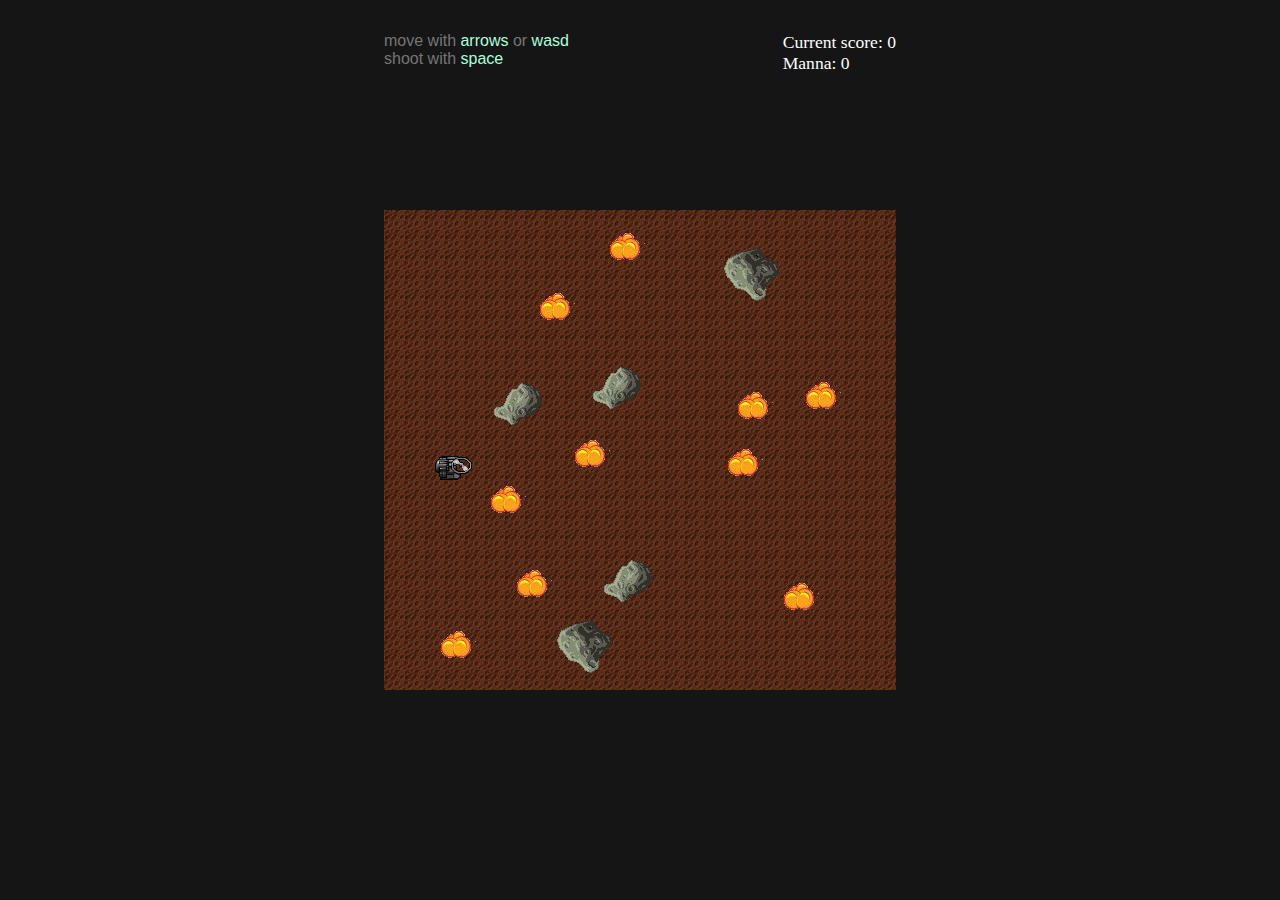
<file: SpaceAssault/index.html>
<!DOCTYPE html>
<html>

<head>
  <meta charset="utf-8">

  <title></title>
  <meta name="description" content="">
  <meta name="viewport" content="width=device-width">

  <link rel="stylesheet" href="css/app.css">
</head>

<body>
  <div id="game-over-overlay">
  </div>

  <div id="game-over">
    <h1>GAME OVER</h1>
    <button id="play-again">Play Again</button>
  </div>

  <div class="wrapper">
    <div id="instructions">
      <div>
        move with <span class="key">arrows</span> or <span class="key">wasd</span>
      </div>
      <div>
        shoot with <span class="key">space</span>
      </div>
    </div>

    <div class="scoreWrapper">
      <div class="scorebox">
        <span>Current score: </span>
        <div id="score"></div>
      </div>
      <div class=mannaBox>
        <span>Manna: </span>
        <div id="scoreManna"></div>
      </div>
    </div>
  </div>

  <script type="text/javascript" src="js/resources.js"></script>
  <script type="text/javascript" src="js/input.js"></script>
  <script type="text/javascript" src="js/sprite.js"></script>
  <script type="text/javascript" src="js/app.js"></script>
</body>

</html>
</file>
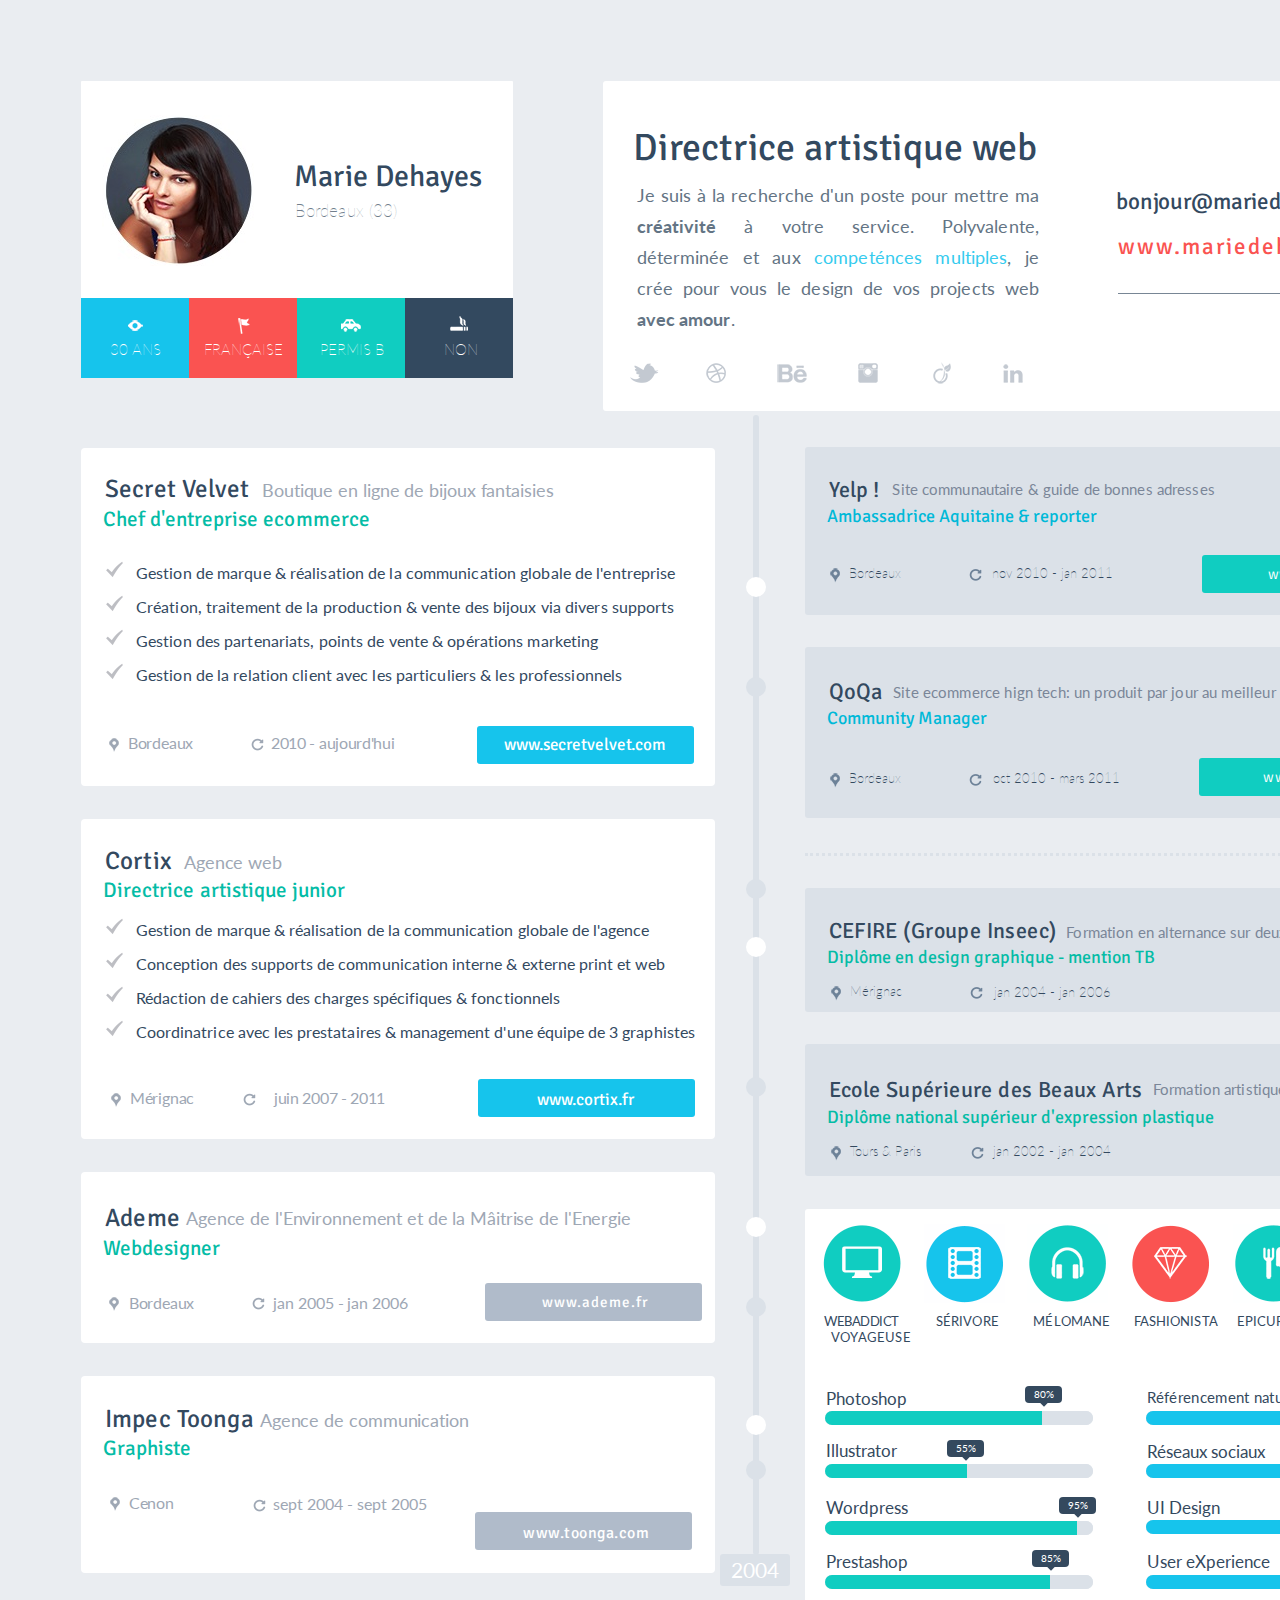
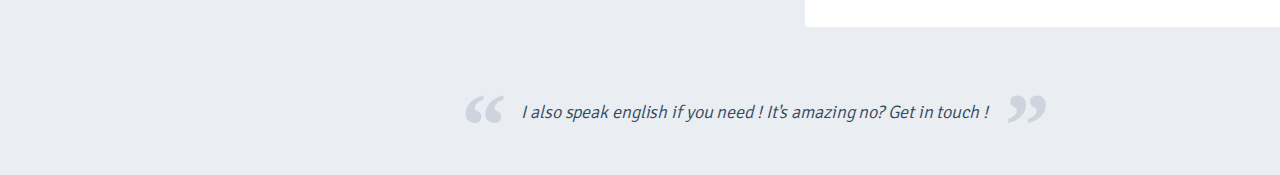
<file: Hello/Hello.html>
<!DOCTYPE html>
<html lang="en">

<head>
    <meta charset="UTF-8">
    <meta name="viewport" content="width=device-width, initial-scale=1.0">
    <meta http-equiv="X-UA-Compatible" content="ie=edge">
    <title>Hello</title>
    <link rel="stylesheet" href="css/main.css">
    <link href="https://fonts.googleapis.com/css?family=Lato|Signika|Signika+Negative" rel="stylesheet">
</head>

<body>
    <div class="wrapper">
        <div class="header clearfix">
            <div class="person">
                <div class="photo">
                    <img src="icons/Photo.png"></img>
                </div>
                <div class="author_info">
                    <div class="name">
                        <span>Marie Dehayes</span>
                    </div>
                    <div class="city">
                        <span>Bordeaux (33)</span>
                    </div>
                </div>
                <div class="personal_info">
                    <div class="age main_blocks">
                        <img class="icon1" src="icons/menu-age.png"></img>
                        <span class="span1">30 ANS</span>
                    </div>
                    <div class="nationality main_blocks">
                        <img class="icon2" src="icons/menu-flag.png"></img>
                        <span class="span2">FRANÇAISE</span>
                    </div>
                    <div class="car_license main_blocks">
                        <img class="icon3" src="icons/menu-car.png"></img>
                        <span class="span3">PERMIS B</span>
                    </div>
                    <div class="smoking main_blocks">
                        <img class="icon4" src="icons/menu-smoke.png"></img>
                        <span class="span4">NON</span>
                    </div>
                </div>
            </div>
            <div class="resume">
                <div class="column_layout">
                    <h1>Directrice artistique web</h1>
                    <div class="overall">
                        <p>Je suis à la recherche d'un poste pour mettre ma <b>créativité</b> à votre service.
                            Polyvalente, déterminée et aux <span class="text-blue">competénces multiples</span>, je
                            crée pour vous le design de vos projects web <b>avec amour</b>.</p>
                        <div class="social_media">
                            <div>
                                <img class="s_icon1" src="icons/social-icon-1.png"><img>
                            </div>
                            <div>
                                <img class="s_icon2" src="icons/social-icon-2.png"></img>
                            </div>
                            <div>
                                <img class="s_icon3" src="icons/social-icon-3.png"></img>
                            </div>
                            <div>
                                <img class="s_icon4" src="icons/social-icon-4.png"></img>
                            </div>
                            <div>
                                <img class="s_icon5" src="icons/social-icon-5.png"></img>
                            </div>
                            <div>
                                <img class="s_icon6" src="icons/social-icon-6.png"></img>
                            </div>
                        </div>
                    </div>
                </div>
                <div class="contacts">
                    <div class="email">
                        <p>bonjour@mariedehayes.com</p>
                    </div>
                    <div class="web_site">
                        <p>www.mariedehayes.com</p>
                    </div>
                </div>
            </div>

        </div>
        <div class="left_column_layout clearfix">
            <div class="secret_velvet left_block">
                <h2>Secret Velvet</h2>
                <span class="work_place">Boutique en ligne de bijoux fantaisies</span>
                <h3>Chef d'entreprise ecommerce</h3>
                <ul>
                    <li>Gestion de marque & réalisation de la communication globale de l'entreprise</li>
                    <li>Création, traitement de la production & vente des bijoux via divers supports</li>
                    <li>Gestion des partenariats, points de vente & opérations marketing</li>
                    <li>Gestion de la relation client avec les particuliers & les professionnels</li>
                </ul>
                <div class="post_info">
                    <div class="place">
                        <img src="icons/geo-on-white.png"></img>
                        <span>Bordeaux</span>
                    </div>
                    <div class="time_period">
                        <img src="icons/refresh-on-white.png"></img>
                        <span>2010 - aujourd'hui</span>
                    </div>
                    <input class="button-blue" type="button" value="www.secretvelvet.com">
                </div>
            </div>
            <div class="cortix left_block">
                <h2>Cortix</h2>
                <span class="work_place">Agence web</span>
                <h3>Directrice artistique junior</h3>
                <ul>
                    <li>Gestion de marque & réalisation de la communication globale de l'agence</li>
                    <li>Conception des supports de communication interne & externe print et web</li>
                    <li>Rédaction de cahiers des charges spécifiques & fonctionnels</li>
                    <li>Coordinatrice avec les prestataires & management d'une équipe de 3 graphistes</li>
                </ul>
                <div class="post_info">
                    <div class="place">
                        <img src="icons/geo-on-white.png"></img>
                        <span>Mérignac</span>
                    </div>
                    <div class="time_period">
                        <img src="icons/refresh-on-white.png"></img>
                        <span>juin 2007 - 2011</span>

                    </div>
                    <input class="button-blue" type="button" value="www.cortix.fr">
                </div>
            </div>
            <div class="ademe left_block">
                <h2>Ademe</h2>
                <span class="work_place">Agence de l'Environnement et de la Mâitrise de l'Energie</span>
                <h3>Webdesigner</h3>
                <div class="post_info">
                    <div class="place">
                        <img src="icons/geo-on-white.png"></img>
                        <span>Bordeaux</span>
                    </div>
                    <div class="time_period">
                        <img src="icons/refresh-on-white.png"></img>
                        <span>jan 2005 - jan 2006</span>
                    </div>
                    <input class="button-grey" type="button" value="www.ademe.fr">
                </div>
            </div>
            <div class="impec left_block">
                <h2>Impec Toonga</h2>
                <span class="work_place">Agence de communication</span>
                <h3>Graphiste</h3>
                <div class="post_info">
                    <div class="place">
                        <img src="icons/geo-on-white.png"></img>
                        <span>Cenon</span>
                    </div>
                    <div class="time_period">
                        <img src="icons/refresh-on-white.png"></img>
                        <span>sept 2004 - sept 2005</span>
                    </div>
                    <input class="button-grey" type="button" value="www.toonga.com">
                </div>
            </div>
        </div>
        <div class="right_column_layout clearfix">
            <div class="web_work">
                <div class="yelp right_block">
                    <h2>Yelp !</h2>
                    <span class="description">Site communautaire & guide de bonnes adresses</span>
                    <h3>Ambassadrice Aquitaine & reporter</h3>
                    <div class="post_info">
                        <div class="place">
                            <img src="icons/geo-on-grey.png"></img>
                            <span>Bordeaux</span>
                        </div>
                        <div class="time_period">
                            <img src="icons/refresh-on-grey.png"></img>
                            <span>nov 2010 - jan 2011</span>
                        </div>
                        <input class="button-green" type="button" value="www.yelp.fr">
                    </div>
                </div>
                <div class="qoqa right_block">
                    <h2>QoQa</h2>
                    <span class="description">Site ecommerce hign tech: un produit par jour au meilleur prix !</span>
                    <h3>Community Manager</h3>
                    <div class="post_info">
                        <div class="place">
                            <img src="icons/geo-on-grey.png"></img>
                            <span>Bordeaux</span>
                        </div>
                        <div class="time_period">
                            <img src="icons/refresh-on-grey.png"></img>
                            <span>oct 2010 - mars 2011</span>
                        </div>
                        <input class="button-green" type="button" value="www.qoqa.fr">
                    </div>
                </div>
            </div>
            <div class="diploma">
                <div class="cefire right_block">
                    <h2>CEFIRE <span>(Groupe Inseec)</span></h2>
                    <span class="description">Formation en alternance sur deux années</span>
                    <h3>Diplôme en design graphique - mention TB</h3>
                    <div class="post_info">
                        <div class="place">
                            <img src="icons/geo-on-grey.png"></img>
                            <span>Mérignac</span>
                        </div>
                        <div class="time_period">
                            <img src="icons/refresh-on-grey.png"></img>
                            <span>jan 2004 - jan 2006</span>
                        </div>
                        <div class="marks">
                                <img  class="inner" src="icons/full-stars.png"></img>
                                <img  class="outer" src="icons/full-stars.png"></img>
                        </div>
                    </div>
                </div>
                <div class="school right_block">
                    <h2>Ecole Supérieure des Beaux Arts</h2>
                    <span class="description">Formation artistique</span>
                    <h3>Diplôme national supérieur d'expression plastique</h3>
                    <div class="post_info">
                        <div class="place">
                            <img src="icons/geo-on-grey.png"></img>
                            <span>Tours & Paris</span>
                        </div>
                        <div class="time_period">
                            <img src="icons/refresh-on-grey.png"></img>
                            <span>jan 2002 - jan 2004</span>
                        </div>
                        <div class="marks">
                            <img src="icons/full-stars.png"></img>
                            <img src="icons/empty-stars.png"></img>
                        </div>
                    </div>
                </div>
            </div>
            <div class="about clearfix">
                <div class="interests">
                    <div class="round_icon">
                        <img src="icons/icon-about1.png"></img>
                    </div>
                    <div class="round_icon">
                        <img src="icons/icon-about2.png"></img>

                    </div>
                    <div class="round_icon">
                        <img src="icons/icon-about3.png"></img>

                    </div>
                    <div class="round_icon">
                        <img src="icons/icon-about4.png"></img>

                    </div>
                    <div class="round_icon">
                        <img src="icons/icon-about5.png"></img>

                    </div>
                    <div class="round_icon">
                        <img src="icons/icon-about6.png"></img>
                    </div>
                </div>
                <div class="round_icon_tag">
                    <span class="icon_tag">WEBADDICT</span>
                    <span class="icon_tag">SÉRIVORE</span>
                    <span class="icon_tag">MÉLOMANE</span>
                    <span class="icon_tag">FASHIONISTA</span>
                    <span class="icon_tag">EPICURIENNE</span>
                    <span class="icon_tag">VOYAGEUSE</span>
                </div>

                <div class="skills">
                    <div class="column_1">
                        <span>Photoshop</span>
                        <div class="label col1_1">
                            <span class="txt">80%</span>
                            <span class="cube"></span>
                        </div>
                        <progress class="p_bar1" value="81" max="100"></progress>
                        <span>Illustrator</span>
                        <div class="label col1_2">
                            <span class="txt">55%</span>
                            <span class="cube"></span>
                        </div>
                        <progress class="p_bar2" value="53" max="100"></progress>
                        <span>Wordpress</span>
                        <div class="label col1_3">
                            <span class="txt">95%</span>
                            <span class="cube"></span>
                        </div>
                        <progress class="p_bar3" value="94" max="100"></progress>
                        <span>Prestashop</span>
                        <div class="label col1_4">
                            <span class="txt">85%</span>
                            <span class="cube"></span>
                        </div>
                        <progress class="p_bar4" value="84" max="100"></progress>
                    </div>
                    <div class="column_2">
                        <span class="small">Référencement naturel</span>
                        <div class="label col2_1">
                            <span class="txt">60%</span>
                            <span class="cube"></span>
                        </div>
                        <progress class="p_bar5" value="71" max="100"></progress>
                        <span>Réseaux sociaux</span>
                        <div class="label col2_2">
                            <span class="txt">75%</span>
                            <span class="cube"></span>
                        </div>
                        <progress class="p_bar6" value="77" max="100"></progress>
                        <span>UI Design</span>
                        <div class="label col2_3">
                            <span class="txt">55%</span>
                            <span class="cube"></span>
                        </div>
                        <progress class="p_bar7" value="59" max="100"></progress>
                        <span>User eXperience</span>
                        <div class="label col2_4">
                            <span class="txt">60%</span>
                            <span class="cube"></span>
                        </div>
                        <progress class="p_bar8" value="71" max="100"></progress>
                    </div>
                </div>
            </div>
        </div>
        <div class="separator">
            <div class="line"></div>
            <div class="white circle item1"></div>
            <div class="grey circle item2"></div>
            <div class="grey circle item3"></div>
            <div class="white circle item4"></div>
            <div class="grey circle item5"></div>
            <div class="white circle item6"></div>
            <div class="grey circle item7"></div>
            <div class="white circle item8"></div>
            <div class="grey circle item9"></div>
            <div class="date">2004</div>
        </div>
        <div class="footer">
            <div class="container">
                <span>&#8220;</span>
                <span class="text">I also speak english if you need ! It's amazing no? Get in touch !</span>
                <span>&#8221;</span>
            </div>
        </div>
    </div>
</body>

</html>
</file>
<file: SpaceAssault/css/app.css>
html, body {
    margin: 0;
    padding: 0;
    background-color: #151515;
}

canvas {
    display: block;
    margin: auto;

    position: absolute;
    top: 0;
    bottom: 0;
    left: 0;
    right: 0;
}

.wrapper {
    width: 512px;
    margin: 0 auto;
    margin-top: 2em;
}

#instructions {
    float: left;
    font-family: sans-serif;
    color: #757575;
}

.scoreWrapper {
    float: right;
    color: white;
    font-size: 1.1em;
}
#score,
#scoreManna
{
    display: inline;
}

.key {
    color: #aaffdd;
}

#game-over, #game-over-overlay {
    margin: auto;
    width: 512px;
    height: 480px;
    position: absolute;
    top: 0;
    left: 0;
    right: 0;
    bottom: 0;
    z-index: 1;
    display: none;
}

#game-over-overlay {
    background-color: black;
    opacity: .5;
}

#game-over {
    height: 200px;
    text-align: center;
    color: white;
}

#game-over h1 {
    font-size: 3em;
    font-family: sans-serif;
}

#game-over button {
    font-size: 1.5em;
}
</file>
<file: Hello/css/main.css>
body
{
    margin:0;
    width: 1511px;
    background-color: #EAEDF1;
}

.wrapper
{
    margin: 81px 81px 0px 81px;
}

.clearfix::after
{
    content: "";
    display: table;
    clear: both;
}
.header .person
{
    background-color:#FFFFFF;
    width: 432px;
    border-radius: 1px;
    height:295px;
    float: left;
}

  
.header .person .photo
{
    background-color: #FFFFFF;
    margin: 34px 20px 20px 21px;
    float:left;
}

.header .person .author_info
{
    float:left;
    margin-top: 77px;
    margin-left: 20px;
}

.header .person .author_info .name
{
    color: #33495F;
    font-family: 'Signika', sans-serif;
    font-size: 30px;
}

.header .person .author_info .city
{
  color: #727F8D;
  font-family: 'Lato', sans-serif;
  font-size: 17px;
  margin-top: 5px;
  margin-left: 1px;
 font-weight: 100;
 letter-spacing: 0.1px;
}
.header .person .personal_info
{
   width: 100%;
   display: inline-block;
  height: 80px;
  padding-top:8px;
}

.header .person .personal_info .main_blocks
{
  width: 108px;
  height: 100%;
  display: inline-block;
  color: #FFFFFF;
  position: relative;
  font-family: 'Lato', sans-serif;
  font-size: 14.5px;
}
.header .person .personal_info span
{
  position: relative;
  display: inline-block;
  font-weight: 100;
}

.header .person .personal_info img
{
  display: inline-block;
  position: relative;
  top: 18px;
  left: 0px;
}


.header .person .personal_info .age
{
    background-color: #16C4EC;
}

.header .person .personal_info .age .icon1
{
    margin-left: 44px;
}
.header .person .personal_info .age .span1
{
    top: 20px;
    left: 29px;
}

.header .person .personal_info .nationality
{
    background-color: #FA5351;
    margin-left: -4px;   
}

.header .person .personal_info .nationality .icon2
{
    margin-left: 44px;
}
.header .person .personal_info .nationality .span2
{
    top: 20px;
    left: 15px;
}

.header .person .personal_info .car_license
{
    background-color: #10CDC1;
    margin-left: -4px;
}
.header .person .personal_info .car_license .icon3
{
    margin-left: 44px;
}
.header .person .personal_info .car_license .span3
{
    top: 20px;
    left: 23px;
}

.header .person .personal_info .smoking
{
    background-color: #33495F;
    margin-left: -4px;
}

.header .person .personal_info .smoking .icon4
{
    margin-left: 44px;
    margin-right: 35px;
}
.header .person .personal_info .smoking .span4
{
    top: 20px;
    left: 39px;
}

.header
{
    display: inline-block;
}


.header .resume
{
    width:795px;
    float:right;
    background-color: white;
    margin-left: 90px;
    padding: 18px 0px 0px 30px;
    border-radius: 3px;
}

.header .resume .column_layout
{
   width:410px;
}

.header .resume .column_layout h1
{
    color: #33495F;
    font-family: 'Signika', sans-serif;
    font-style: normal;
    font-weight: normal;
    font-size: 38px;
    letter-spacing: 0.25px;
    margin-bottom: -9px;
}

.header .resume .column_layout .overall
{
    color: #637484;
    float:left;
    font-family: 'Lato', sans-serif;
    font-style: normal;
    font-weight: normal;
    font-size: 17.5px;
    text-align: justify;
    line-height: 31px;
    padding-left: 3.5px;
    padding-right: 4px;
    letter-spacing: 0.1px;
}

.header .resume .column_layout .overall .text-blue
{
    color:#36CBEE;
}

.header .resume .column_layout .overall .social_media
{
    clear:both;
    height: 30px;
    margin: 22px 0px 24px -8px;
}

.header .resume .column_layout .overall .social_media img
{
    float: left;
}

.header .resume .column_layout .overall .social_media .s_icon2
{ 
    margin-left: 42px;
}

.header .resume .column_layout .overall .social_media .s_icon3
{
    margin-left: 46px;
}

.header .resume .column_layout .overall .social_media .s_icon4
{
    margin-left: 46px;
}
.header .resume .column_layout .overall .social_media .s_icon5
{
    margin-left: 43px;
}
.header .resume .column_layout .overall .social_media .s_icon6
{
    margin-left: 42px;
}

.header .resume .contacts 
{
    float:right;
    margin-right: 35px;
    width: 275px;
    padding-bottom: 9px;
    border-bottom: 1px solid #788695;
}

.header .resume .contacts p
{
  font-family: 'Signika', sans-serif;
  font-style: normal;
  font-weight: normal;
}

.header .resume .contacts .email
{
  color: #33495F;
  font-size: 23px;
  padding-top: 2px;
  margin-left: -2.25px;
  letter-spacing: -0.07px;
}

.header .resume .contacts .web_site
{
   color:#FA5351;
   font-size: 23px;
    margin-top: -7px;
    margin-left: -0.5px;
    letter-spacing: 2px;
}


.left_column_layout
{
    width:654px;
    display:inline-block;
}
.left_column_layout .left_block
{
    background-color: white;
    color: #33495F;
    border-radius: 4px;
    margin:33px 20px 15px 0px;
    padding-top: 25px;
}

.left_column_layout h2
{
  font-family: 'Signika', sans-serif;
  font-style: normal;
  font-weight: normal;
  color: #33495F;
  margin-left: 24px;
  font-size: 25px;
  display: inline;
  letter-spacing: 0.15px;
}

.left_column_layout .left_block .work_place
{
  font-family: 'Lato', sans-serif;
  font-style: normal;
  font-weight: normal;
  color: #9EA7B4;
  margin-left: 9px;
  font-size: 18px;
  display: inline;
  letter-spacing: -0.085px;
}

.left_column_layout h3
{
  color: #04BCA6;
  font-family: 'Signika', sans-serif;
  font-style: normal;
  font-weight: normal;
  font-size: 21px;
  display: block;
  letter-spacing: 0.025px;
  margin: 0px 0px 0px 22px;
  position: relative;
  top: 2px;
}

.left_column_layout .left_block ul
{
  font-family: 'Lato', sans-serif;
  list-style-image: url('../icons/marker-on-white.png');
  font-size: 16px;
  letter-spacing: 0.1px;
  margin: 29px 10px 0px 10px;
  vertical-align: middle;
  
}

.left_column_layout .left_block ul li
{
    height: 34px;
    padding-left: 5px;
    text-align: justify;
}


.left_column_layout .left_block .post_info
{
    color: #9EA7B4;
    font-family: 'Lato', sans-serif;
    display: inline-block;
    font-size: 16px;
    margin: 31px 0px 18px 23px;
    letter-spacing: -0.2px;
}

.left_column_layout .left_block .post_info .place
{
    float: left;
    padding-top: 7px;
}

.left_column_layout .left_block .post_info .time_period
{
    float: left;
    padding: 7px 0px 0px 54px;
    letter-spacing: -0.3px;
}

.left_column_layout .left_block .post_info .button-blue
{
    background-color: #16C4EC;
    border:0px;
    border-radius: 3px;
    color:white;
    float: right;
    font-family: 'Signika', sans-serif;
    font-size: 17px;
    height: 38px;
    letter-spacing: -0.1px;
    margin: 0px 0px 0px 82px;
    width: 217px;
}

.left_column_layout .left_block .post_info img
{
    vertical-align: middle;
}

.left_column_layout .cortix h2
{
    position: relative;
    top: 1px;    
}
.left_column_layout .cortix .work_place
{
    position: relative;
    top:1px;
    margin-left: 8px;
}

.left_column_layout .cortix h3
{
    margin: 0px 0px 33px 22px;
    letter-spacing: 0.05px;
}

.left_column_layout  .cortix ul
{
    margin: -18px 10px 0px 10px;
    letter-spacing: 0px;
}

.left_column_layout  .cortix ul li
{
    letter-spacing: 0.05px;
}

.left_column_layout .cortix .post_info
{
    margin-top: 29px;
    padding-left: 2px;
}

.left_column_layout .cortix .post_info .time_period
{
    padding-left: 45px;
}

.left_column_layout .cortix .post_info .time_period span
{
    padding-left: 11px;
}

.left_column_layout .cortix .post_info .button-blue
{
    margin: -2px 0px 0px 93px;
    letter-spacing: 0px;
    padding-top: 4px;
    padding-right: 8px;
}
.left_column_layout .ademe h2
{
    font-size: 25px;
    letter-spacing: 0.2px;
    position: relative;
    top: 5px;
}

.left_column_layout .ademe .work_place
{
    margin-left: 2px;
    letter-spacing: -0.11px;
    position: relative;
    top: 4px;
}
.left_column_layout .ademe h3
{
    padding-top: 5px;
}

.left_column_layout .ademe .post_info
{
    position: relative;
    top: -4px;
    margin-bottom: 14px;
    font-size: 15.5px;
    padding-top: 1px;
}

.left_column_layout .ademe .post_info img
{
    position: relative;
    top:-1px;
}

.left_column_layout .left_block .button-grey
{
    background-color: #B0BBCA;
    border: 0px;
    border-radius: 3px;
    color: white;
    float: right;
    font-family: 'Signika', sans-serif;
    font-size: 15px;
    height: 38px;
    letter-spacing: 1px;
    margin: -4px 0px 0px 77px;
    padding-left: 11px;
    width: 217px;
}

.left_column_layout .ademe .post_info .place span
{
    padding-left:1px;
}

.left_column_layout .ademe .post_info .time_period span
{
    padding-left: 1.5px;
    letter-spacing: -0.1px;
}


.left_column_layout .impec h2
{
   position: relative;
   top:2px;
}

.left_column_layout .impec .work_place
{
    margin-left: 2px;
    position: relative;
    top: 2px;
}

.left_column_layout .impec h3
{
    position: relative;
    top: 3px;
    margin-bottom: 34px;
}

.left_column_layout .impec .post_info
{
    position: relative;
    top: -37px;
    margin-bottom: -18px;
    margin-left: 24px;
    font-size: 15.5px;
    padding-top: 1px;
    margin-right: 23px;
}

.left_column_layout .impec .post_info .place img
{
    position: relative;
    top:-1px;
}

.left_column_layout .impec .post_info .time_period
{
    padding-left: 75px;
    padding-top: 8px;
    letter-spacing: 0px;
}

.left_column_layout .impec .post_info .button-grey
{
    font-size: 16px;
    letter-spacing: 0.5px;
    padding-top: 4px;
    margin-left: 57px;
}

.separator .line
{
    border-radius: 3px;
    position: absolute;
    top: 415px;
    left: 753px;
    height: 1140px;
    width: 6px;
    background-color: #DBE1E8;
}

.separator .circle
{
    position:absolute;
    height:20px;
    width: 20px;
    border-radius: 50%;
}

.separator .grey
{
    background-color: #DBE1E8;
}

.separator .white
{
    background-color: white;
}

.separator .item1
{
    top:577px;
    left:746px;
}

.separator .item2
{
    top:677px;
    left:746px;
}

.separator .item3
{
    top:879px;
    left:746px;
}

.separator .item4
{
    top:937px;
    left:746px;
}

.separator .item5
{
    top:1077px;
    left:746px;
}

.separator .item6
{
    top:1217px;
    left:746px;
}

.separator .item7
{
    top:1297px;
    left:746px;
}

.separator .item8
{
    top:1415px;
    left:746px;
}

.separator .item9
{
    top:1460px;
    left:746px;
}

.separator .date
{
    border-radius: 3px;
    color: white;
    background-color: #DBE1E8;
    font-size: 21px;
    font-family: 'Lato', sans-serif;
    padding: 3px 11px 4px 11px;
    position: absolute;
    top: 1554px;
    left: 720px;
}

.right_column_layout
{
    width:625px;
    float: right;
}

.right_column_layout .web_work
{
    border-bottom: 3px dotted #DBE1E8;
    padding-bottom: 20px;
}

.right_column_layout .right_block
{
    background-color: #DBE1E8;
    border-radius: 3px;
    margin:32px 0px 15px 0px;
    padding-top: 29px;
}

.right_column_layout .right_block h2
{
  font-family: 'Signika', sans-serif;
  font-style: normal;
  font-weight: normal;
  color: #33495F;
  margin-left: 23.5px;
  font-size: 22px;
  display: inline;
  letter-spacing: 0.15px;
}
.right_column_layout .right_block .description
{
    font-family: 'Lato', sans-serif;
    font-style: normal;
    font-weight: normal;
    color: #7A8698;
    margin-left: 9px;
    font-size: 15px;
    display: inline;
    letter-spacing: 0.12px;
    position: relative;
    top: -2px;

}

.right_column_layout .right_block h3
{
    color: #00B9D8;
    font-family: 'Signika', sans-serif;
    font-style: normal;
    font-weight: normal;
    font-size: 18px;
    display: block;
    letter-spacing: 0px;
    margin: 2px 0px 0px 22px;
}

.right_column_layout .right_block .post_info
{
    color: #33495F;
    font-family: 'Lato', sans-serif;
    display: inline-block;
    font-size: 12.5px;
    font-weight: 100;
    margin: 25px 0px 18px 20px;
}

.right_column_layout .right_block .post_info .place
{
    float: left;
    padding-top: 13px;
}
.right_column_layout .right_block .post_info img
{
    vertical-align: middle;
}
.right_column_layout .right_block .post_info .time_period
{
    float: left;
    padding: 13px 0px 0px 64px;
}

.right_column_layout .right_block .post_info .time_period span
{
    padding-left:3px;
}

.right_column_layout .right_block .post_info .button-green
{
    background-color: #10CDC1;
    border: 0px;
    border-radius: 3px;
    color: white;
    float: right;
    font-family: 'Signika', sans-serif;
    font-size: 15px;
    height: 38px;
    letter-spacing: 0.3px;
    font-weight: 100;
    margin: 3px 0px 0px 89px;
    width: 217px;
    padding-right: 11px;
}

.right_column_layout .qoqa h2
{
    font-size: 22.5px;
}
.right_column_layout .qoqa 
{
    padding-top: 31px;
}

.right_column_layout .qoqa .description
{
    letter-spacing: 0.15px;
    margin-left: 7px;
    position: relative;
    top: -1px;

}
.right_column_layout .qoqa h3
{
    margin-top: 1px;
}

.right_column_layout .qoqa .post_info
{ 
    padding-top: 3px;
    letter-spacing: 0.05px;
}

.right_column_layout .qoqa .post_info .button-green
{
    margin: 1px 0px 0px 78px;
    padding-right: 8px;
}

.right_column_layout .cefire h2
{
    letter-spacing: 0.4px;
}

.right_column_layout .cefire h2 span
{
    font-size: 22px;
}

.right_column_layout .cefire .description
{
    margin-left: 6px;
    position: relative;
    top: 0px;
}

.right_column_layout .diploma h3
{
    color:#04BCA6;
    margin-top: 2.5px;
}

.right_column_layout .diploma .post_info
{
    margin: 2px 21px 9px 21px;
    letter-spacing: 0.05px;
}

.right_column_layout .diploma .post_info .marks
{
    display: inline-block;
    position: relative;
    left: 212px;
    top: 14px;
}
.right_column_layout .diploma .cefire .post_info .inner
{
    z-index: 1;
}

.right_column_layout .diploma .cefire .post_info .outer
{
    z-index: 10;
    position: relative;
    left:-23px;
}

.right_column_layout .diploma .school
{
    padding-top:32px;
}

.right_column_layout .diploma .school h2
{
    letter-spacing: 0.4px;
}

.right_column_layout .diploma .school .description
{
    margin-left: 6px;
}

.right_column_layout .diploma .school .post_info
{
    margin-top: 0px;
    margin-bottom: 13px;
}

.right_column_layout .diploma .school .post_info .time_period
{
    padding-left: 46px;
}
.right_column_layout .diploma .school .post_info .time_period span
{
    padding-left: 2px;
}

.right_column_layout .diploma .school .post_info .marks
{
    left: 209px;
    top: 12px;
}

.right_column_layout .about
{
    background-color: white;
    padding:15px 0px 34px 16px;
    margin-top: 33px;
    border-radius: 3px;
}

.right_column_layout .about .interests
{
    display: inline-block;
}

.right_column_layout .about .interests .round_icon
{
    float:left;
    width: 103px;
}

.right_column_layout .about .interests .round_icon:last-child
{
    padding-right:0px;
    width: 90px;
}

.right_column_layout .about
{
    color: #33495F;
    font-family: 'Lato', sans-serif;
    font-size: 13px;
}

.right_column_layout .about .round_icon_tag
{
    margin-top: 4px;
    margin-left: 3px;
    display: inline-block;
    letter-spacing: -0.5px;
}

.right_column_layout .about .round_icon_tag .icon_tag
{
    padding-right: 10px;
}

.right_column_layout .about .round_icon_tag .icon_tag:nth-child(2)
{
    margin-left: 25px;
    letter-spacing: 0.1px;
}
.right_column_layout .about .round_icon_tag .icon_tag:nth-child(3)
{
    margin-left: 22px;
    letter-spacing: 0.1px;
}

.right_column_layout .about .round_icon_tag .icon_tag:nth-child(4)
{
    margin-left: 11px;
    letter-spacing: 0.1px;
}

.right_column_layout .about .round_icon_tag .icon_tag:nth-child(5)
{
    margin-left: 6.5px;
    letter-spacing: 0.1px;
}

.right_column_layout .about .round_icon_tag .icon_tag:last-child
{
    margin-left: 7px;
    letter-spacing: 0.2px;
}

.right_column_layout .about .skills
{
    margin: 44px 5px 0px 5px;
    color: #34495E;
    font-size: 16.5px;

}

.right_column_layout .about .column_1,
.right_column_layout .about .column_2
{
    width: 45.5%;
}

.right_column_layout .about .column_1
{
    margin-right: 48px;
}



.right_column_layout .about .column_1
{
    float: left;
}

.right_column_layout .about .column_2
{
    float: left;
}

 progress 
 {
    border: 0;
    width: 268px;
    height: 14px;
    border-radius: 7px;
    background: #DBE1E8;
    position: relative;
  }

  progress::-webkit-progress-bar 
  {
    border-radius: 7px;
    background: #DBE1E8;
  }
  
  .column_1 progress::-webkit-progress-value
   {
    border-radius: 7px 0 0 7px;
    background: #10CDC1;
  }
  
  .column_2 progress::-webkit-progress-value
   {
    border-radius: 7px 0 0 7px;
    background: #16C4EC;
  }

.right_column_layout .about .skills .column_1 .p_bar1
{
    top: 1px;
    left: -1px;
    margin-bottom: 16px;
}

.right_column_layout .about .skills .column_1 .p_bar2,
.right_column_layout .about .skills .column_1 .p_bar3,
.right_column_layout .about .skills .column_1 .p_bar4
{
    top: 2px;
    left: -1px;
}

.right_column_layout .about .skills .column_1 .p_bar2
{
    margin-bottom: 22px;
}
.right_column_layout .about .skills .column_1 .p_bar3
{
    margin-bottom: 18px;
}

.right_column_layout .about .skills .column_1 .p_bar4
{
    top: 2px;
    margin-bottom: 5px;
}

.right_column_layout .about .skills .column_2 
{
    margin-top: -2px;
}

.right_column_layout .about .skills .column_2 .small
{
    font-size: 15px;
    letter-spacing: 0.3px;
}

.right_column_layout .about .skills .column_2 span
{
    padding-left: 0px;
}

.right_column_layout .about .skills .p_bar5
{
    top: 3px;
    left: -1px;
    margin-bottom: 19px;
}

.right_column_layout .about .skills  .p_bar6,
.right_column_layout .about .skills  .p_bar7,
.right_column_layout .about .skills  .p_bar8
{
    top: 1px;
    left: -1px;
}

.right_column_layout .about .skills .p_bar6
{
    margin-bottom: 21px;
}
.right_column_layout .about .skills .p_bar7
{
    margin-bottom: 18px;
}

.right_column_layout .about .skills .p_bar8
{
    top: 2px;
    margin-bottom: 5px;
}

.right_column_layout .about .skills .label {
    position: relative;
    display: inline-block;
    width: 31px;
    height: 10px;
    color: white;
    font-size: 10px;
    background: #34495E;
    border-radius: 4px;
    padding: 2px 3px 5px 3px;
    text-align: center;
}
.right_column_layout .about .skills .label .cube {
	position: absolute;
    display: block;
    width: 25px;
    height: 25px;
    top: 15px;
    left: 14px;
    overflow: hidden;
}
.right_column_layout .about .skills .label .cube:before {
	position:absolute;
	display:block;
	content:"";
	width:8px;
	height:8px;
	top:-4px;
	left:1px;
	background-color: #34495E;
transform:rotate(45deg);
}

.right_column_layout .about .skills .col1_1
{
    top: -7px;
    left: 114px;
}

.right_column_layout .about .skills .col1_2
{
    top: -5px;
    left: 46px;
}

.right_column_layout .about .skills .col1_3
{
    top: -5px;
    left: 147px;
}
.right_column_layout .about .skills .col1_4
{
    top: -6px;
    left: 120px;
}
.right_column_layout .about .skills .col2_1
{
    top: -5px;
    left: 8px;
}
.right_column_layout .about .skills .col2_2
{
    top: -6px;
    left: 65px;
}
.right_column_layout .about .skills .col2_3
{
    top: -5px;
    left: 64px;
}
.right_column_layout .about .skills .col2_4
{
    top: -5px;
    left: 47px;
}

.footer {
    min-height: 120px;
    text-align: center;
    clear: both;
    margin-top: 66px;
  }

  .footer .container
  {
      width: 600px;
      margin-left: auto;
      margin-right: auto;
  }
  
  .footer span {
    color: #CED4DD;
    font-size: 90px;
    position: relative;
    top: 20px;
    font-weight: 600;
  }
  
  .footer .text {
   color: #34495E;
    font-size: 18px;
    position: relative;
    top: -18px;
    font-style: italic;
    font-family: 'Signika', sans-serif;
    font-weight: 100;
    margin-left: 11px;
    margin-right: 13px;
    letter-spacing: -0.1px;
  }
</file>
